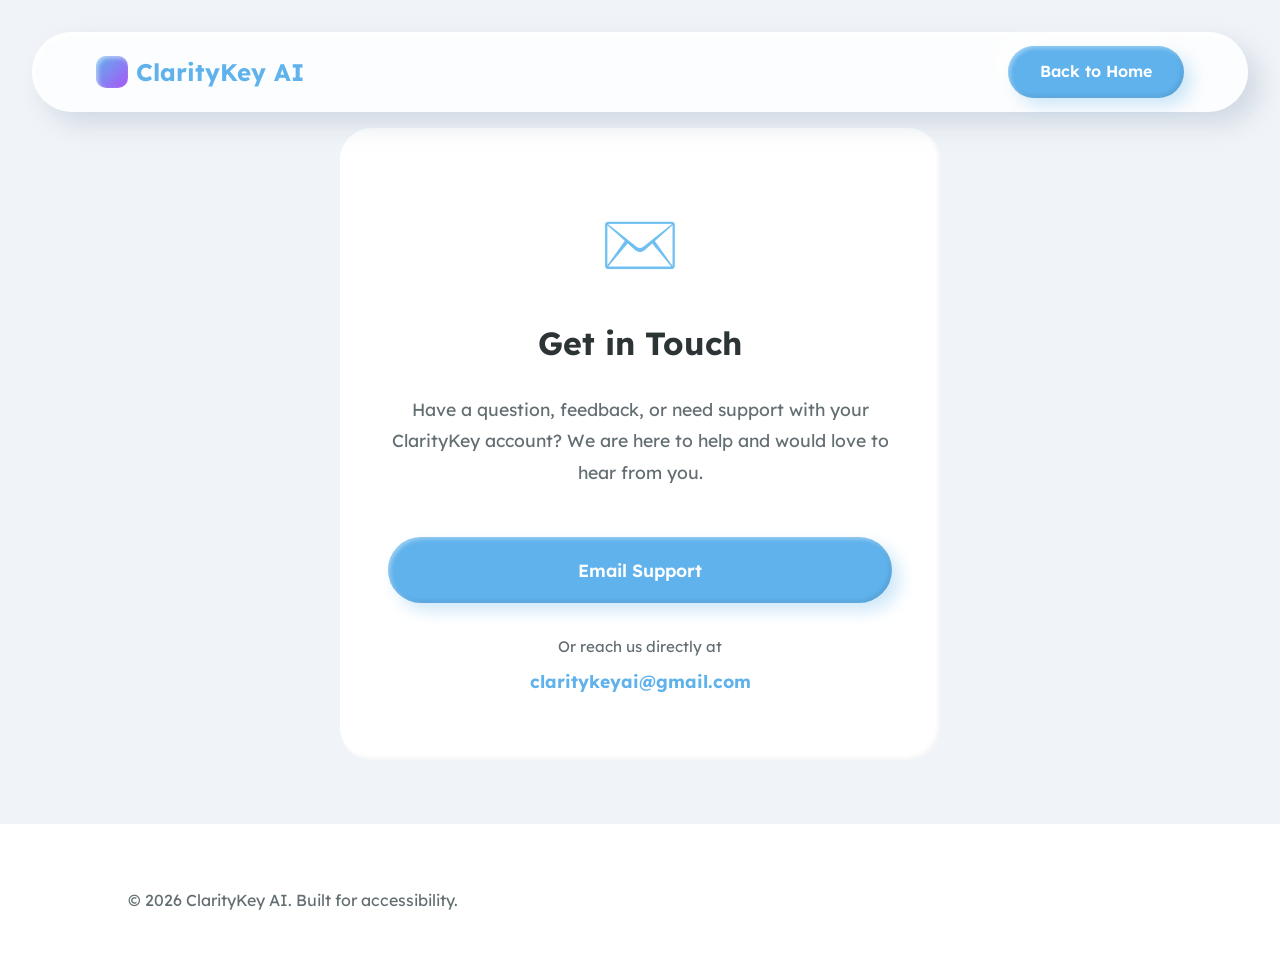
<file: contact.html>
<!DOCTYPE html>
<html lang="en">

<head>
    <meta charset="UTF-8">
    <meta name="viewport" content="width=device-width, initial-scale=1.0">
    <title>Contact Us | ClarityKey AI</title>
    <meta name="description" content="Contact ClarityKey AI for support, feedback, or business inquiries regarding our dyslexia writing assistant.">
    <link rel="icon" href="icon.png" type="image/png">
    <link rel="stylesheet" href="style.css?v=2.0">
    <style>
        .page-container {
            max-width: 600px;
            margin: 8rem auto 4rem auto;
            padding: 4rem 3rem;
            background: white;
            border-radius: 2rem;
            box-shadow: var(--clay-inset-hi), var(--clay-inset-sh);
            text-align: center;
        }

        @media (max-width: 768px) {
            .page-container {
                margin: 6rem 1rem 4rem 1rem;
                padding: 2.5rem 1.5rem;
            }
        }
    </style>
</head>

<body>
    <nav class="navbar">
        <div class="nav-logo">
            <span
                style="background: linear-gradient(135deg, var(--theme-primary), var(--accent-purple)); width: 32px; height: 32px; border-radius: 10px; display: inline-block; box-shadow: inset 2px 2px 4px rgba(255,255,255,0.5);"></span>
            <a href="index.html" style="text-decoration: none; color: inherit;">ClarityKey AI</a>
        </div>
        <a href="index.html" class="clay-button" style="padding: 0.8rem 2rem; font-size: 1rem;">Back to Home</a>
    </nav>

    <div class="page-container clay-card">
        <div style="font-size: 4rem; margin-bottom: 1.5rem;">✉️</div>
        <h1 style="color: var(--theme-text); margin-bottom: 1.5rem;">Get in Touch</h1>
        <p style="color: var(--theme-text-light); line-height: 1.8; margin-bottom: 3rem; font-size: 1.1rem;">
            Have a question, feedback, or need support with your ClarityKey account? We are here to help and would love
            to hear from you.
        </p>

        <a href="mailto:claritykeyai@gmail.com" class="clay-button"
            style="display: inline-block; padding: 1.2rem 3rem; font-size: 1.1rem; width: 100%; box-sizing: border-box; margin-bottom: 2rem;">
            Email Support
        </a>

        <p style="color: var(--theme-text-light); font-size: 0.95rem;">
            Or reach us directly at <br>
            <strong
                style="color: var(--theme-primary); font-size: 1.1rem; display: inline-block; margin-top: 0.5rem;">claritykeyai@gmail.com</strong>
        </p>
    </div>

    <footer style="padding: 4rem 10%; background: white; text-align: center;">
        <p style="color: var(--theme-text-light);">&copy; 2026 ClarityKey AI. Built for accessibility.</p>
    </footer>
</body>

</html>
</file>
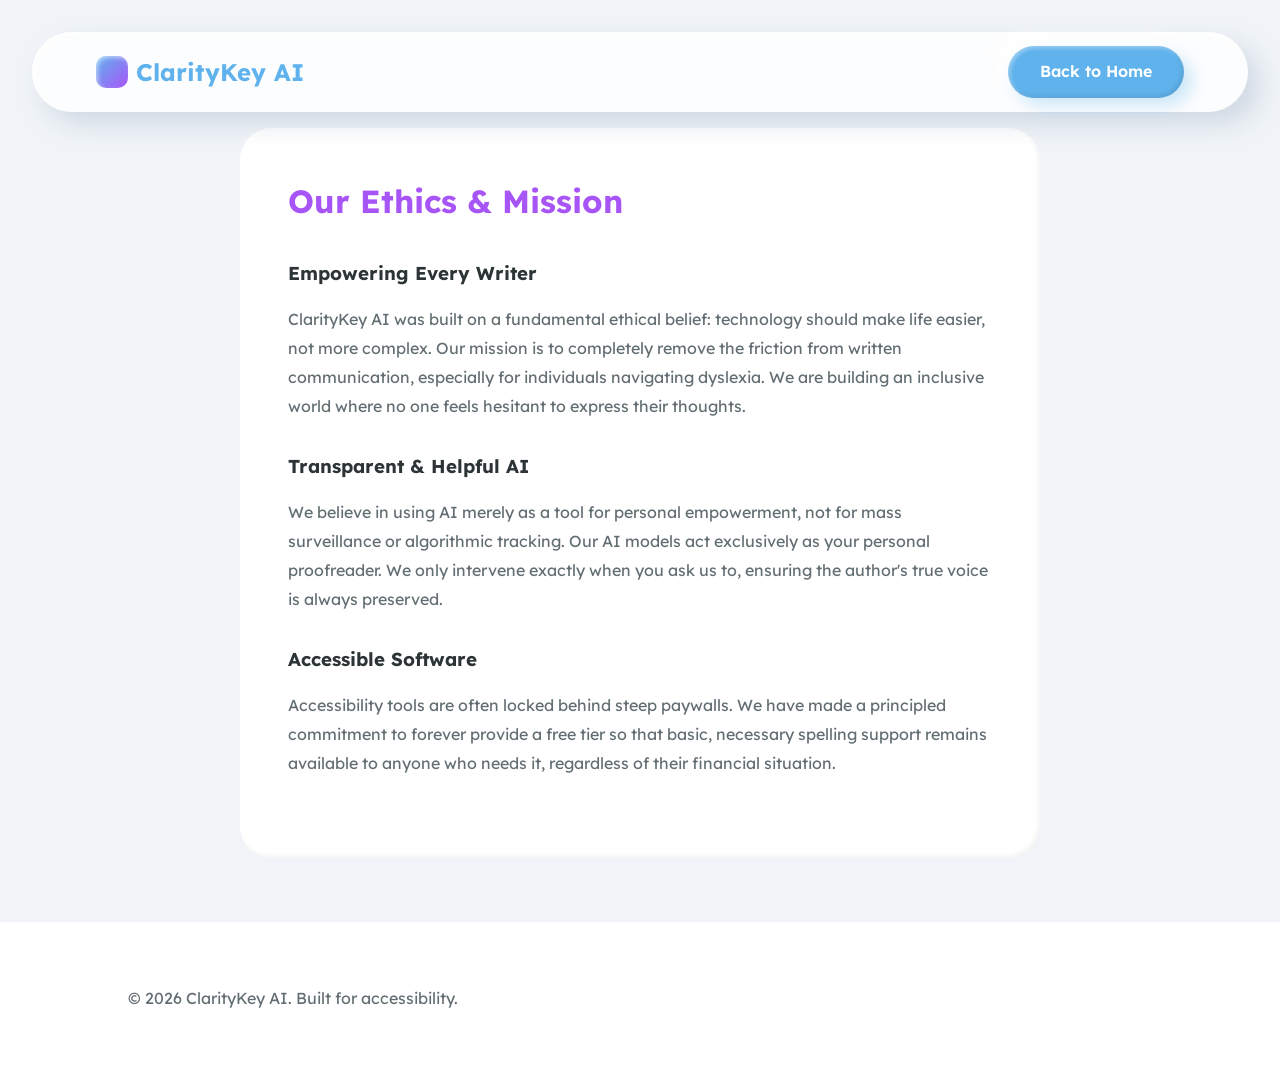
<file: ethics.html>
<!DOCTYPE html>
<html lang="en">

<head>
    <meta charset="UTF-8">
    <meta name="viewport" content="width=device-width, initial-scale=1.0">
    <title>Ethics | ClarityKey AI</title>
    <meta name="description" content="Learn about ClarityKey AI's ethical commitment to user privacy, fair AI use, and accessible design for individuals with dyslexia.">
    <link rel="icon" href="icon.png" type="image/png">
    <link rel="stylesheet" href="style.css?v=2.0">
    <style>
        .page-container {
            max-width: 800px;
            margin: 8rem auto 4rem auto;
            padding: 3rem;
            background: white;
            border-radius: 2rem;
            box-shadow: var(--clay-inset-hi), var(--clay-inset-sh);
        }

        @media (max-width: 768px) {
            .page-container {
                margin: 6rem 1rem 4rem 1rem;
                padding: 1.5rem;
            }
        }
    </style>
</head>

<body>
    <nav class="navbar">
        <div class="nav-logo">
            <span
                style="background: linear-gradient(135deg, var(--theme-primary), var(--accent-purple)); width: 32px; height: 32px; border-radius: 10px; display: inline-block; box-shadow: inset 2px 2px 4px rgba(255,255,255,0.5);"></span>
            <a href="index.html" style="text-decoration: none; color: inherit;">ClarityKey AI</a>
        </div>
        <a href="index.html" class="clay-button" style="padding: 0.8rem 2rem; font-size: 1rem;">Back to Home</a>
    </nav>

    <div class="page-container clay-card" style="text-align: left;">
        <h1 style="color: var(--accent-purple); margin-bottom: 2rem;">Our Ethics & Mission</h1>

        <h3 style="margin-top: 2rem; margin-bottom: 1rem; color: var(--theme-text);">Empowering Every Writer</h3>
        <p style="color: var(--theme-text-light); line-height: 1.8; margin-bottom: 2rem;">
            ClarityKey AI was built on a fundamental ethical belief: technology should make life easier, not more
            complex. Our mission is to completely remove the friction from written communication, especially for
            individuals navigating dyslexia. We are building an inclusive world where no one feels hesitant to express
            their thoughts.
        </p>

        <h3 style="margin-top: 2rem; margin-bottom: 1rem; color: var(--theme-text);">Transparent & Helpful AI</h3>
        <p style="color: var(--theme-text-light); line-height: 1.8; margin-bottom: 2rem;">
            We believe in using AI merely as a tool for personal empowerment, not for mass surveillance or algorithmic
            tracking. Our AI models act exclusively as your personal proofreader. We only intervene exactly when you ask
            us to, ensuring the author's true voice is always preserved.
        </p>

        <h3 style="margin-top: 2rem; margin-bottom: 1rem; color: var(--theme-text);">Accessible Software</h3>
        <p style="color: var(--theme-text-light); line-height: 1.8; margin-bottom: 2rem;">
            Accessibility tools are often locked behind steep paywalls. We have made a principled commitment to forever
            provide a free tier so that basic, necessary spelling support remains available to anyone who needs it,
            regardless of their financial situation.
        </p>
    </div>

    <footer style="padding: 4rem 10%; background: white; text-align: center;">
        <p style="color: var(--theme-text-light);">&copy; 2026 ClarityKey AI. Built for accessibility.</p>
    </footer>
</body>

</html>
</file>
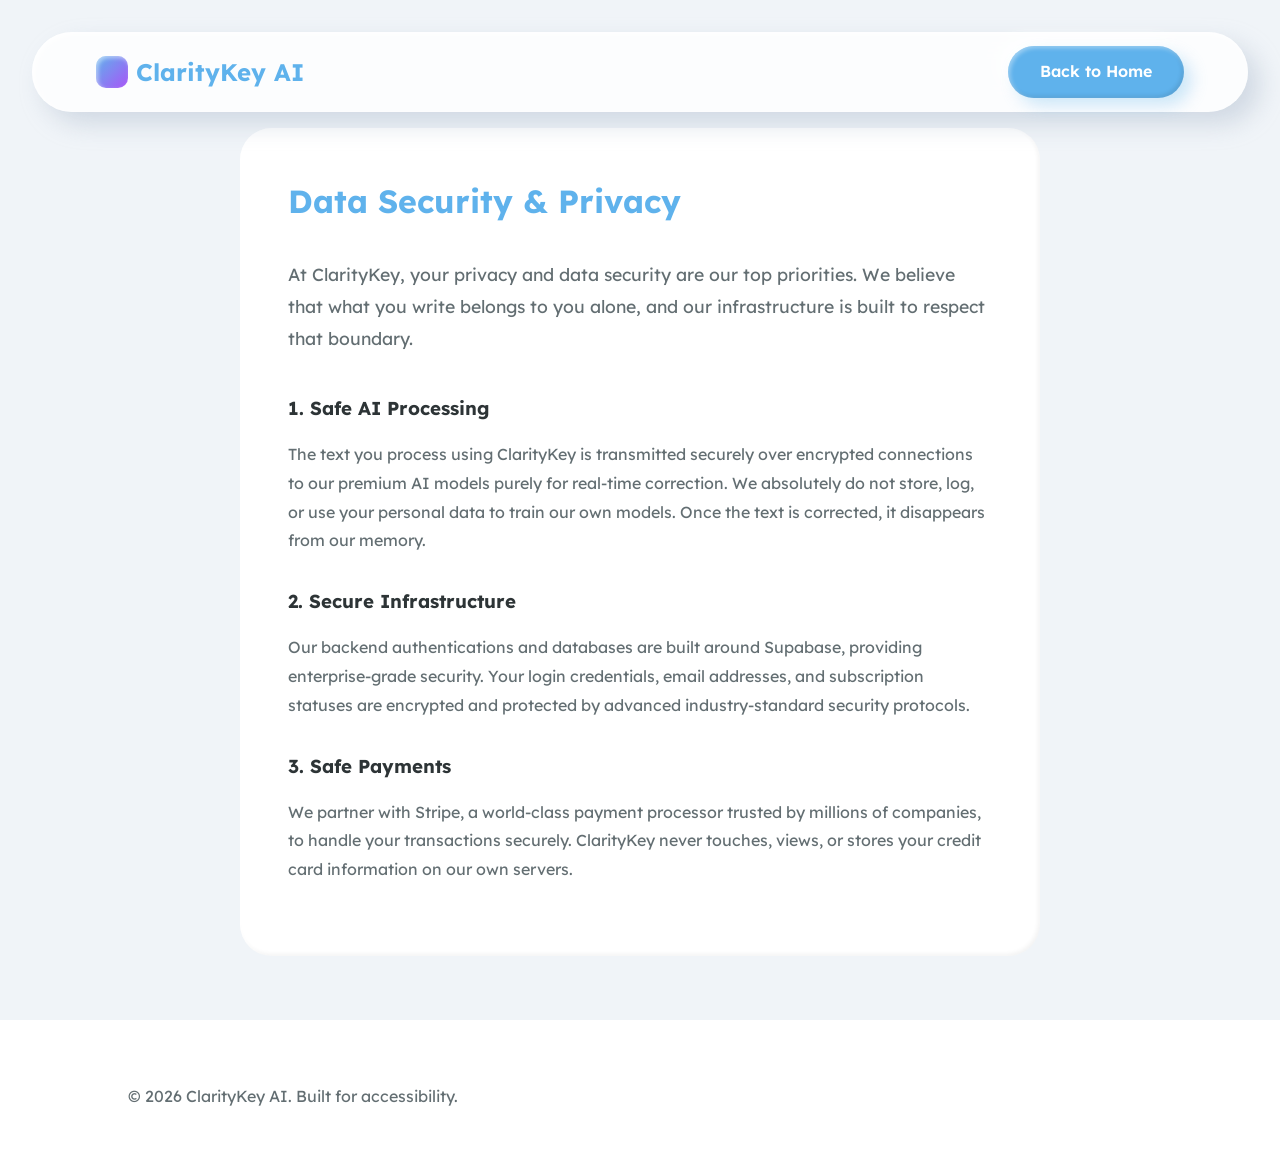
<file: security.html>
<!DOCTYPE html>
<html lang="en">

<head>
    <meta charset="UTF-8">
    <meta name="viewport" content="width=device-width, initial-scale=1.0">
    <title>Data Security | ClarityKey AI</title>
    <meta name="description" content="Discover how ClarityKey AI secures your writing data, ensuring safety and compliance for accessibility software users.">
    <link rel="icon" href="icon.png" type="image/png">
    <link rel="stylesheet" href="style.css?v=2.0">
    <style>
        .page-container {
            max-width: 800px;
            margin: 8rem auto 4rem auto;
            padding: 3rem;
            background: white;
            border-radius: 2rem;
            box-shadow: var(--clay-inset-hi), var(--clay-inset-sh);
        }

        @media (max-width: 768px) {
            .page-container {
                margin: 6rem 1rem 4rem 1rem;
                padding: 1.5rem;
            }
        }
    </style>
</head>

<body>
    <nav class="navbar">
        <div class="nav-logo">
            <span
                style="background: linear-gradient(135deg, var(--theme-primary), var(--accent-purple)); width: 32px; height: 32px; border-radius: 10px; display: inline-block; box-shadow: inset 2px 2px 4px rgba(255,255,255,0.5);"></span>
            <a href="index.html" style="text-decoration: none; color: inherit;">ClarityKey AI</a>
        </div>
        <a href="index.html" class="clay-button" style="padding: 0.8rem 2rem; font-size: 1rem;">Back to Home</a>
    </nav>

    <div class="page-container clay-card" style="text-align: left;">
        <h1 style="color: var(--theme-primary); margin-bottom: 2rem;">Data Security & Privacy</h1>
        <p style="color: var(--theme-text-light); line-height: 1.8; margin-bottom: 2.5rem; font-size: 1.1rem;">
            At ClarityKey, your privacy and data security are our top priorities. We believe that what you write belongs
            to you alone, and our infrastructure is built to respect that boundary.
        </p>

        <h3 style="margin-top: 2rem; margin-bottom: 1rem; color: var(--theme-text);">1. Safe AI Processing</h3>
        <p style="color: var(--theme-text-light); line-height: 1.8; margin-bottom: 1.5rem;">
            The text you process using ClarityKey is transmitted securely over encrypted connections to our premium AI
            models purely for real-time correction. We absolutely do not store, log, or use your personal data to train
            our own models. Once the text is corrected, it disappears from our memory.
        </p>

        <h3 style="margin-top: 2rem; margin-bottom: 1rem; color: var(--theme-text);">2. Secure Infrastructure</h3>
        <p style="color: var(--theme-text-light); line-height: 1.8; margin-bottom: 1.5rem;">
            Our backend authentications and databases are built around Supabase, providing enterprise-grade security.
            Your login credentials, email addresses, and subscription statuses are encrypted and protected by advanced
            industry-standard security protocols.
        </p>

        <h3 style="margin-top: 2rem; margin-bottom: 1rem; color: var(--theme-text);">3. Safe Payments</h3>
        <p style="color: var(--theme-text-light); line-height: 1.8; margin-bottom: 1.5rem;">
            We partner with Stripe, a world-class payment processor trusted by millions of companies, to handle your
            transactions securely. ClarityKey never touches, views, or stores your credit card information on our own
            servers.
        </p>
    </div>

    <footer style="padding: 4rem 10%; background: white; text-align: center;">
        <p style="color: var(--theme-text-light);">&copy; 2026 ClarityKey AI. Built for accessibility.</p>
    </footer>
</body>

</html>
</file>
<file: style.css>
@import url('https://fonts.googleapis.com/css2?family=Lexend:wght@300;400;500;600;700&display=swap');

:root {
    /* Theme Colors */
    --theme-primary: #5fb2ec;
    --theme-primary-dark: #4a9dd6;
    --theme-bg-light: #f0f4f8;
    --theme-white: #ffffff;
    --theme-text: #2d3436;
    --theme-text-light: #636e72;

    /* Pastel Accents */
    --accent-purple: #a855f7;
    --accent-green: #22c55e;
    --accent-orange: #f97316;
    --accent-pink: #ec4899;

    /* Clay Formula Constants */
    --clay-shadow-br: 12px 12px 24px rgba(163, 177, 198, 0.4);
    --clay-shadow-tl: -12px -12px 24px rgba(255, 255, 255, 0.8);
    --clay-inset-hi: inset 2px 2px 4px rgba(255, 255, 255, 0.8);
    --clay-inset-sh: inset -2px -2px 4px rgba(0, 0, 0, 0.05);

    --clay-border-radius: 2rem;
    --transition-smooth: all 0.3s cubic-bezier(0.4, 0, 0.2, 1);
}

.selection-highlight {
    background: rgba(95, 178, 236, 0.2);
    border-radius: 4px;
    padding: 0 4px;
    transition: all 0.3s ease;
}

.selection-highlight.working {
    background: linear-gradient(90deg, #e0f2fe, #bae6fd, #e0f2fe);
    background-size: 200% 100%;
    animation: shimmer 1.5s infinite;
    color: transparent;
}

#ai-badge.visible {
    opacity: 1 !important;
    transform: translate(-50%, -100%) scale(1) !important;
}

#demo-cursor.visible {
    opacity: 1 !important;
}

#keypress-indicator.visible {
    opacity: 1 !important;
    transform: translateX(-50%) translateY(0) !important;
}

@keyframes shimmer {
    0% {
        background-position: -200% 0;
    }

    100% {
        background-position: 200% 0;
    }
}

* {
    margin: 0;
    padding: 0;
    box-sizing: border-box;
}

body {
    font-family: 'Lexend', sans-serif;
    background-color: var(--theme-bg-light);
    color: var(--theme-text);
    line-height: 1.6;
    overflow-x: hidden;
}

/* --- Clay Components --- */

.clay-card {
    background: var(--theme-white);
    border-radius: var(--clay-border-radius);
    box-shadow: var(--clay-shadow-br), var(--clay-shadow-tl), var(--clay-inset-hi), var(--clay-inset-sh);
    padding: 2rem;
    transition: var(--transition-smooth);
}

.clay-card:hover {
    transform: translateY(-5px);
}

.clay-button {
    display: inline-block;
    padding: 1rem 2.5rem;
    border-radius: 3rem;
    background: var(--theme-primary);
    color: white;
    text-decoration: none;
    font-weight: 600;
    font-size: 1.1rem;
    border: none;
    cursor: pointer;
    box-shadow:
        8px 8px 16px rgba(95, 178, 236, 0.3),
        -8px -8px 16px rgba(255, 255, 255, 0.8),
        inset 2px 2px 4px rgba(255, 255, 255, 0.4),
        inset -2px -2px 4px rgba(0, 0, 0, 0.1);
    transition: var(--transition-smooth);
}

.clay-button:hover {
    transform: translateY(-2px);
    background: var(--theme-primary-dark);
}

.clay-button:active {
    transform: translateY(1px);
    box-shadow:
        inset 4px 4px 8px rgba(0, 0, 0, 0.1),
        inset -4px -4px 8px rgba(255, 255, 255, 0.2);
}

/* --- Layout Sections --- */

section {
    position: relative;
    padding: 6rem 10% 8rem;
}

.section-std {
    background-color: var(--theme-bg-light);
}

.section-white {
    background-color: var(--theme-white);
}

/* --- Navbar --- */

.navbar {
    position: fixed;
    top: 2rem;
    left: 50%;
    transform: translateX(-50%);
    width: 95%;
    max-width: 1400px;
    height: 80px;
    background: rgba(255, 255, 255, 0.8);
    backdrop-filter: blur(15px);
    border-radius: 4rem;
    display: flex;
    justify-content: space-between;
    align-items: center;
    padding: 0 4rem;
    z-index: 1000;
    box-shadow: var(--clay-shadow-br), var(--clay-inset-hi);
}

.nav-logo {
    font-weight: 700;
    font-size: 1.5rem;
    color: var(--theme-primary);
    display: flex;
    align-items: center;
    gap: 0.5rem;
}

.nav-links {
    display: flex;
    gap: 2.5rem;
    list-style: none;
}

.nav-links a {
    text-decoration: none;
    color: var(--theme-text);
    font-weight: 500;
    transition: var(--transition-smooth);
}

.nav-links a:hover {
    color: var(--theme-primary);
}

/* --- Hero Section --- */

.hero {
    min-height: 100vh;
    display: flex;
    align-items: center;
    justify-content: space-between;
    padding-top: 10rem;
    overflow: hidden;
}

.hero-content {
    flex: 1;
    max-width: 600px;
}

.hero-content h1 {
    font-size: 4rem;
    line-height: 1.1;
    margin-bottom: 2rem;
    color: var(--theme-text);
}

.hero-content p {
    font-size: 1.25rem;
    color: var(--theme-text-light);
    margin-bottom: 3rem;
}

.hero-visual {
    flex: 1;
    position: relative;
    display: flex;
    justify-content: center;
    align-items: center;
}

.hero-card {
    width: 450px;
    height: 550px;
    position: relative;
    z-index: 2;
    transform: rotate(5deg);
    animation: float 6s ease-in-out infinite;
    display: flex;
    flex-direction: column;
    justify-content: flex-end;
}

.hero-card img {
    width: 100%;
    height: 100%;
    object-fit: cover;
    border-radius: 1rem;
    margin-bottom: 1.5rem;
}

.blob {
    position: absolute;
    border-radius: 50%;
    filter: blur(90px);
    z-index: 1;
    opacity: 0.6;
    animation: blobFloat 15s infinite alternate;
}

.blob-1 {
    width: 400px;
    height: 400px;
    background: var(--theme-primary);
    top: -10%;
    right: -10%;
}

.blob-2 {
    width: 350px;
    height: 350px;
    background: var(--accent-purple);
    bottom: -10%;
    left: -20%;
}

.blob-3 {
    width: 250px;
    height: 250px;
    background: var(--accent-orange);
    top: 20%;
    left: 0%;
    animation-delay: -5s;
}

/* --- Wave Dividers --- */

.wave-divider {
    position: absolute;
    width: 100%;
    height: 150px;
    left: 0;
    line-height: 0;
}

.wave-top {
    top: -149px;
}

.wave-bottom {
    bottom: 0;
}

.wave-divider svg {
    position: relative;
    display: block;
    width: calc(100% + 1.3px);
    height: 150px;
}

/* --- Grid Section --- */

.section-title {
    text-align: center;
    margin-bottom: 5rem;
}

.section-title h2 {
    font-size: 3rem;
    margin-bottom: 1rem;
}

.feature-grid {
    display: grid;
    grid-template-columns: repeat(auto-fit, minmax(300px, 1fr));
    gap: 3rem;
}

.feature-item {
    text-align: center;
}

.feature-icon {
    width: 80px;
    height: 80px;
    border-radius: 50%;
    margin: 0 auto 1.5rem;
    display: flex;
    align-items: center;
    justify-content: center;
    font-size: 2rem;
    box-shadow: inset 4px 4px 8px rgba(0, 0, 0, 0.05), inset -4px -4px 8px rgba(255, 255, 255, 0.8);
}

/* --- Dashboard Preview --- */

.dashboard-container {
    perspective: 1000px;
    display: flex;
    justify-content: center;
    align-items: center;
    gap: 4rem;
    padding: 6rem 0;
}

.dash-card {
    width: 350px;
    transform: rotateY(-15deg) rotateX(10deg);
    transition: var(--transition-smooth);
}

.dash-card:nth-child(2) {
    transform: rotateY(-10deg) rotateX(5deg) scale(1.1);
    z-index: 10;
}

.dash-card:nth-child(3) {
    transform: rotateY(-20deg) rotateX(15deg);
}

.dash-card:hover {
    transform: rotateY(0) rotateX(0) scale(1.1) !important;
}

/* --- Pricing Section --- */

.pricing-grid {
    display: flex;
    justify-content: center;
    align-items: stretch;
    gap: 2rem;
    flex-wrap: wrap;
}

.pricing-card {
    width: 350px;
    display: flex;
    flex-direction: column;
    text-align: center;
}

.pricing-card.popular {
    transform: scale(1.05);
    border: 3px solid var(--theme-primary);
    position: relative;
}

.badge {
    position: absolute;
    top: -1.5rem;
    left: 50%;
    transform: translateX(-50%);
    background: var(--theme-primary);
    color: white;
    padding: 0.5rem 1.5rem;
    border-radius: 2rem;
    font-weight: 600;
}

/* --- Testimonials --- */

.testimonial-grid {
    display: grid;
    grid-template-columns: repeat(auto-fit, minmax(300px, 1fr));
    gap: 4rem;
}

.testimonial-bubble {
    position: relative;
    padding: 3rem;
    margin-bottom: 2rem;
}

.testimonial-bubble::after {
    content: '';
    position: absolute;
    bottom: -20px;
    left: 40px;
    width: 40px;
    height: 40px;
    background: white;
    box-shadow: 12px 12px 24px rgba(163, 177, 198, 0.4);
    clip-path: polygon(0 0, 100% 0, 0 100%);
}

.user-info {
    display: flex;
    align-items: center;
    gap: 1.5rem;
    padding-left: 1rem;
}

.user-avatar {
    width: 60px;
    height: 60px;
    border-radius: 50%;
    background: #ccc;
    box-shadow: var(--clay-shadow-br);
}

/* --- Footer & Newsletter --- */

.newsletter {
    background: var(--theme-primary);
    color: white;
    border-radius: 4rem;
    padding: 6rem;
    text-align: center;
    margin: 4rem 10%;
    box-shadow: 20px 20px 40px rgba(95, 178, 236, 0.3);
}

.newsletter h2 {
    font-size: 2.5rem;
    margin-bottom: 2rem;
}

.subscribe-form {
    display: flex;
    gap: 1rem;
    max-width: 600px;
    margin: 0 auto;
}

.subscribe-form input {
    flex: 1;
    padding: 1.5rem 2.5rem;
    border-radius: 3rem;
    border: none;
    font-family: inherit;
    font-size: 1.1rem;
    box-shadow: inset 4px 4px 8px rgba(0, 0, 0, 0.1);
}

footer {
    padding: 6rem 10% 4rem;
    background: var(--theme-white);
    display: flex;
    justify-content: space-between;
    align-items: flex-start;
}

/* --- Animations --- */

@keyframes float {

    0%,
    100% {
        transform: rotate(5deg) translateY(0);
    }

    50% {
        transform: rotate(5deg) translateY(-20px);
    }
}

@keyframes blobFloat {
    0% {
        transform: scale(1) translate(0, 0);
    }

    100% {
        transform: scale(1.1) translate(10%, 10%);
    }
}

/* --- Responsive --- */

@media (max-width: 1024px) {
    .hero {
        flex-direction: column;
        text-align: center;
        padding-top: 8rem;
    }

    .hero-content {
        margin-bottom: 4rem;
    }

    .dashboard-container {
        flex-direction: column;
        gap: 2rem;
    }

    .dash-card {
        transform: rotateY(0) rotateX(0) !important;
        width: 90%;
    }
}

@media (max-width: 768px) {
    .navbar {
        padding: 0 1.5rem;
    }

    .nav-links {
        display: none;
    }

    .hero-content h1 {
        font-size: 3rem;
    }
}

/* --- Carousel Section --- */

.carousel-container {
    max-width: 1000px;
    margin: 0 auto;
    position: relative;
    overflow: hidden;
    padding: 2rem 0;
}

.carousel-track {
    display: flex;
    transition: transform 0.6s cubic-bezier(0.4, 0, 0.2, 1);
    gap: 2rem;
}

.carousel-slide {
    flex: 0 0 100%;
    max-width: 100%;
    display: flex;
    justify-content: center;
    padding: 1rem;
}

.carousel-card {
    display: flex;
    flex-direction: column;
    align-items: center;
    text-align: center;
    max-width: 800px;
    width: 100%;
    padding: 3rem;
    gap: 2rem;
}

.carousel-image-container {
    width: 100%;
    max-height: 400px;
    border-radius: 1.5rem;
    overflow: hidden;
    box-shadow: var(--clay-inset-hi), var(--clay-inset-sh);
    background: var(--theme-bg-light);
}

.carousel-image-container img {
    width: 100%;
    height: 100%;
    object-fit: cover;
    transition: transform 0.5s ease;
}

.carousel-card:hover img {
    transform: scale(1.05);
}

.carousel-content h3 {
    font-size: 2rem;
    margin-bottom: 1rem;
    color: var(--theme-primary);
}

.carousel-content p {
    font-size: 1.15rem;
    color: var(--theme-text-light);
}

.carousel-nav {
    display: flex;
    justify-content: center;
    gap: 1rem;
    margin-top: 3rem;
}

.nav-dot {
    width: 12px;
    height: 12px;
    border-radius: 50%;
    background: white;
    border: none;
    cursor: pointer;
    box-shadow: var(--clay-shadow-br), var(--clay-inset-hi);
    transition: var(--transition-smooth);
}

.nav-dot.active {
    background: var(--theme-primary);
    transform: scale(1.3);
    box-shadow: 0 0 15px rgba(95, 178, 236, 0.4);
}

@media (max-width: 768px) {
    .carousel-card {
        padding: 1.5rem;
    }

    .carousel-content h3 {
        font-size: 1.5rem;
    }
}

.svg-decorative {
    transition: var(--transition-smooth);
    filter: drop-shadow(0 4px 6px rgba(0, 0, 0, 0.1));
}

.carousel-card:hover .svg-decorative {
    transform: scale(1.2) rotate(10deg);
    opacity: 1 !important;
}

/* --- SmartScreen Modal --- */
.modal-overlay {
    display: none;
    position: fixed;
    top: 0;
    left: 0;
    width: 100%;
    height: 100%;
    background: rgba(15, 23, 42, 0.6);
    backdrop-filter: blur(8px);
    z-index: 9999;
    align-items: center;
    justify-content: center;
    animation: fadeIn 0.3s ease;
}

.modal-content {
    background: rgba(255, 255, 255, 0.95);
    border: 1px solid rgba(255, 255, 255, 0.5);
    border-radius: 2rem;
    box-shadow: 
        8px 8px 32px rgba(166, 180, 200, 0.4),
        -8px -8px 32px rgba(255, 255, 255, 0.8),
        inset 2px 2px 4px rgba(255, 255, 255, 1);
    width: 90%;
    max-width: 500px;
    padding: 3rem 2.5rem;
    position: relative;
    animation: slideUp 0.4s cubic-bezier(0.16, 1, 0.3, 1);
    text-align: center;
}

#video-modal .modal-content {
    background: #111;
    border: 4px solid white;
}

@keyframes fadeIn {
    from { opacity: 0; }
    to { opacity: 1; }
}

@keyframes slideUp {
    from { opacity: 0; transform: translateY(40px) scale(0.95); }
    to { opacity: 1; transform: translateY(0) scale(1); }
}

.smartscreen-close {
    position: absolute;
    top: 1.5rem;
    right: 1.5rem;
    background: transparent;
    border: none;
    font-size: 1.5rem;
    cursor: pointer;
    color: var(--theme-text-light);
    transition: 0.2s;
    width: 40px;
    height: 40px;
    border-radius: 50%;
    display: flex;
    align-items: center;
    justify-content: center;
}

.smartscreen-close:hover {
    color: var(--theme-primary);
    background: rgba(59, 130, 246, 0.1);
}
</file>
